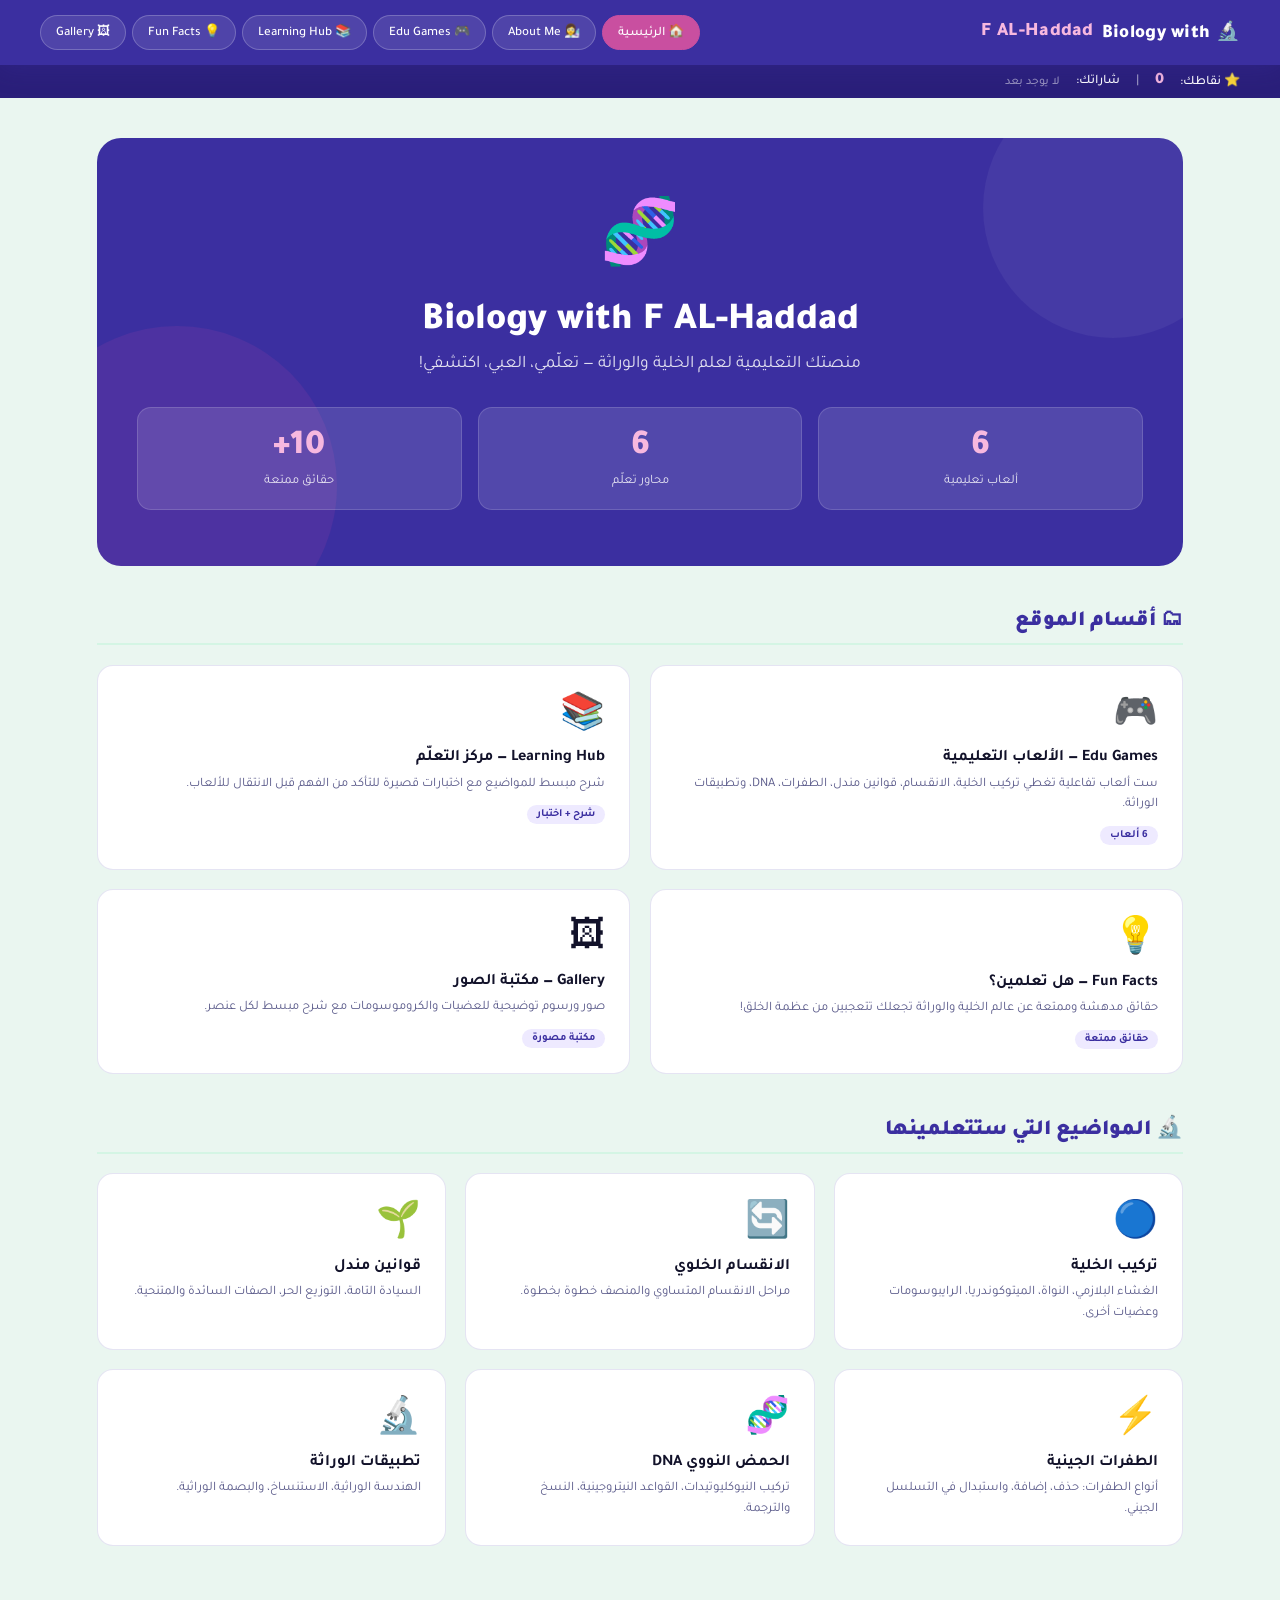
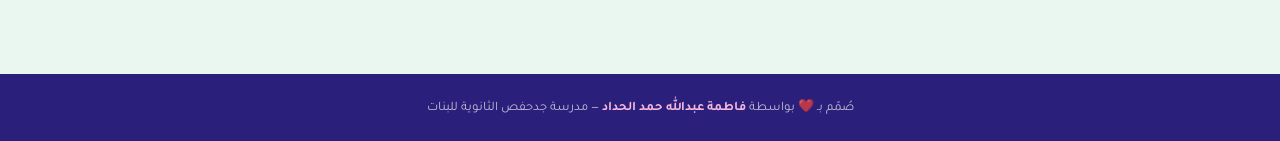
<file: index.html>
<!DOCTYPE html>
<html lang="ar" dir="rtl">
<head>
  <meta charset="UTF-8">
  <meta name="viewport" content="width=device-width, initial-scale=1.0">
  <title>Biology with F AL-Haddad — الرئيسية</title>
  <link rel="stylesheet" href="style.css">
</head>
<body>

<nav>
  <a class="nav-brand" href="index.html">🔬 Biology with <span>F AL-Haddad</span></a>
  <div class="nav-links">
    <a class="nav-btn active" href="index.html">🏠 الرئيسية</a>
    <a class="nav-btn" href="about.html">👩‍🔬 About Me</a>
    <a class="nav-btn" href="games.html">🎮 Edu Games</a>
    <a class="nav-btn" href="hub.html">📚 Learning Hub</a>
    <a class="nav-btn" href="facts.html">💡 Fun Facts</a>
    <a class="nav-btn" href="gallery.html">🖼 Gallery</a>
  </div>
</nav>
<div class="points-bar">
  <span>⭐ نقاطك:</span>
  <span class="points-val" id="total-pts">0</span>
  <span style="opacity:0.6">|</span>
  <span>شاراتك:</span>
  <span id="badge-list" style="display:flex;gap:4px;align-items:center"></span>
</div>

<main class="main">

  <!-- HERO -->
  <div class="hero">
    <div class="hero-icon">🧬</div>
    <h1>Biology with F AL-Haddad</h1>
    <p>منصتك التعليمية لعلم الخلية والوراثة — تعلّمي، العبي، اكتشفي!</p>
    <div class="hero-grid">
      <div class="hero-stat">
        <div class="hero-stat-num">6</div>
        <div class="hero-stat-lbl">ألعاب تعليمية</div>
      </div>
      <div class="hero-stat">
        <div class="hero-stat-num">6</div>
        <div class="hero-stat-lbl">محاور تعلّم</div>
      </div>
      <div class="hero-stat">
        <div class="hero-stat-num">10+</div>
        <div class="hero-stat-lbl">حقائق ممتعة</div>
      </div>
    </div>
  </div>

  <!-- SECTIONS -->
  <div class="section-title">🗂 أقسام الموقع</div>
  <div class="grid-2">
    <a class="card" href="games.html">
      <div class="card-icon">🎮</div>
      <div class="card-title">Edu Games — الألعاب التعليمية</div>
      <div class="card-desc">ست ألعاب تفاعلية تغطي تركيب الخلية، الانقسام، قوانين مندل، الطفرات، DNA، وتطبيقات الوراثة.</div>
      <span class="card-badge">6 ألعاب</span>
    </a>
    <a class="card" href="hub.html">
      <div class="card-icon">📚</div>
      <div class="card-title">Learning Hub — مركز التعلّم</div>
      <div class="card-desc">شرح مبسط للمواضيع مع اختبارات قصيرة للتأكد من الفهم قبل الانتقال للألعاب.</div>
      <span class="card-badge">شرح + اختبار</span>
    </a>
    <a class="card" href="facts.html">
      <div class="card-icon">💡</div>
      <div class="card-title">Fun Facts — هل تعلمين؟</div>
      <div class="card-desc">حقائق مدهشة وممتعة عن عالم الخلية والوراثة تجعلك تتعجبين من عظمة الخلق!</div>
      <span class="card-badge">حقائق ممتعة</span>
    </a>
    <a class="card" href="gallery.html">
      <div class="card-icon">🖼</div>
      <div class="card-title">Gallery — مكتبة الصور</div>
      <div class="card-desc">صور ورسوم توضيحية للعضيات والكروموسومات مع شرح مبسط لكل عنصر.</div>
      <span class="card-badge">مكتبة مصورة</span>
    </a>
  </div>

  <!-- TOPICS OVERVIEW -->
  <div class="section-title">🔬 المواضيع التي ستتعلمينها</div>
  <div class="grid-3">
    <div class="card">
      <div class="card-icon">🔵</div>
      <div class="card-title">تركيب الخلية</div>
      <div class="card-desc">الغشاء البلازمي، النواة، الميتوكوندريا، الرايبوسومات وعضيات أخرى.</div>
    </div>
    <div class="card">
      <div class="card-icon">🔄</div>
      <div class="card-title">الانقسام الخلوي</div>
      <div class="card-desc">مراحل الانقسام المتساوي والمنصف خطوة بخطوة.</div>
    </div>
    <div class="card">
      <div class="card-icon">🌱</div>
      <div class="card-title">قوانين مندل</div>
      <div class="card-desc">السيادة التامة، التوزيع الحر، الصفات السائدة والمتنحية.</div>
    </div>
    <div class="card">
      <div class="card-icon">⚡</div>
      <div class="card-title">الطفرات الجينية</div>
      <div class="card-desc">أنواع الطفرات: حذف، إضافة، واستبدال في التسلسل الجيني.</div>
    </div>
    <div class="card">
      <div class="card-icon">🧬</div>
      <div class="card-title">الحمض النووي DNA</div>
      <div class="card-desc">تركيب النيوكليوتيدات، القواعد النيتروجينية، النسخ والترجمة.</div>
    </div>
    <div class="card">
      <div class="card-icon">🔬</div>
      <div class="card-title">تطبيقات الوراثة</div>
      <div class="card-desc">الهندسة الوراثية، الاستنساخ، والبصمة الوراثية.</div>
    </div>
  </div>

</main>

<footer>
  صُمّم بـ ❤️ بواسطة <strong>فاطمة عبدالله حمد الحداد</strong> — مدرسة جدحفص الثانوية للبنات
</footer>

<script src="games.js"></script>
</body>
</html>
</file>
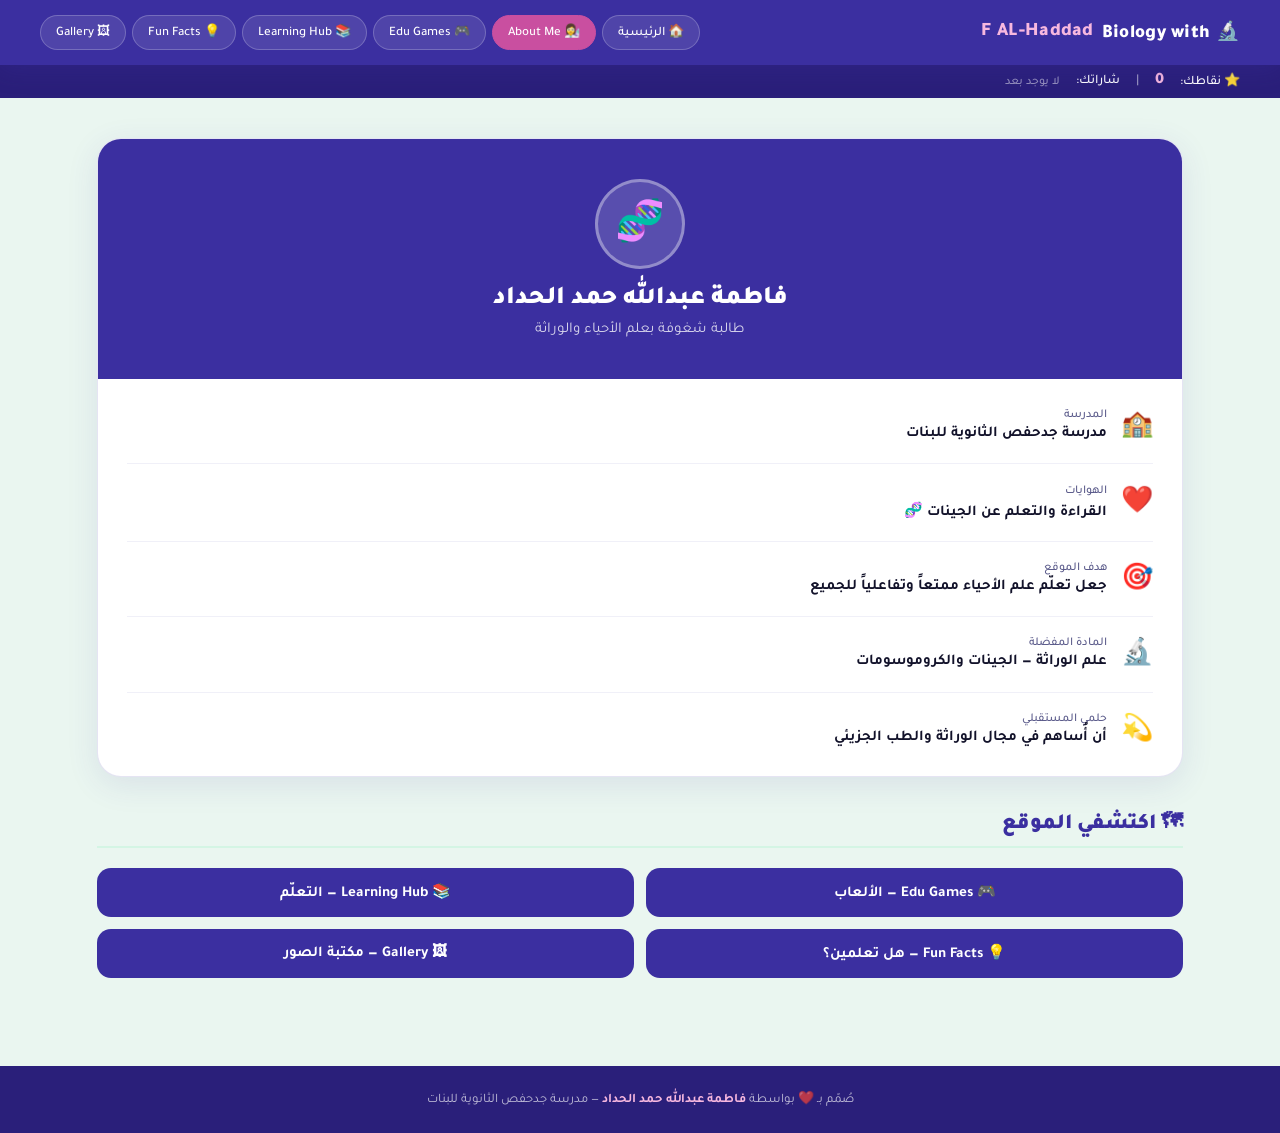
<file: about.html>
<!DOCTYPE html>
<html lang="ar" dir="rtl">
<head>
  <meta charset="UTF-8">
  <meta name="viewport" content="width=device-width, initial-scale=1.0">
  <title>Biology with F AL-Haddad — About Me</title>
  <link rel="stylesheet" href="style.css">
</head>
<body>

<nav>
  <a class="nav-brand" href="index.html">🔬 Biology with <span>F AL-Haddad</span></a>
  <div class="nav-links">
    <a class="nav-btn" href="index.html">🏠 الرئيسية</a>
    <a class="nav-btn active" href="about.html">👩‍🔬 About Me</a>
    <a class="nav-btn" href="games.html">🎮 Edu Games</a>
    <a class="nav-btn" href="hub.html">📚 Learning Hub</a>
    <a class="nav-btn" href="facts.html">💡 Fun Facts</a>
    <a class="nav-btn" href="gallery.html">🖼 Gallery</a>
  </div>
</nav>
<div class="points-bar">
  <span>⭐ نقاطك:</span>
  <span class="points-val" id="total-pts">0</span>
  <span style="opacity:0.6">|</span>
  <span>شاراتك:</span>
  <span id="badge-list" style="display:flex;gap:4px;align-items:center"></span>
</div>

<main class="main">

  <div class="about-card">
    <div class="about-header">
      <div class="about-avatar">🧬</div>
      <h2>فاطمة عبدالله حمد الحداد</h2>
      <p>طالبة شغوفة بعلم الأحياء والوراثة</p>
    </div>
    <div class="about-body">
      <div class="about-row">
        <div class="about-row-icon">🏫</div>
        <div>
          <div class="about-row-label">المدرسة</div>
          <div class="about-row-val">مدرسة جدحفص الثانوية للبنات</div>
        </div>
      </div>
      <div class="about-row">
        <div class="about-row-icon">❤️</div>
        <div>
          <div class="about-row-label">الهوايات</div>
          <div class="about-row-val">القراءة والتعلم عن الجينات 🧬</div>
        </div>
      </div>
      <div class="about-row">
        <div class="about-row-icon">🎯</div>
        <div>
          <div class="about-row-label">هدف الموقع</div>
          <div class="about-row-val">جعل تعلّم علم الأحياء ممتعاً وتفاعلياً للجميع</div>
        </div>
      </div>
      <div class="about-row">
        <div class="about-row-icon">🔬</div>
        <div>
          <div class="about-row-label">المادة المفضلة</div>
          <div class="about-row-val">علم الوراثة — الجينات والكروموسومات</div>
        </div>
      </div>
      <div class="about-row">
        <div class="about-row-icon">💫</div>
        <div>
          <div class="about-row-label">حلمي المستقبلي</div>
          <div class="about-row-val">أن أُساهم في مجال الوراثة والطب الجزيئي</div>
        </div>
      </div>
    </div>
  </div>

  <div class="section-title">🗺 اكتشفي الموقع</div>
  <div class="nav-links-grid">
    <a class="nav-link-btn" href="games.html">🎮 Edu Games — الألعاب</a>
    <a class="nav-link-btn" href="hub.html">📚 Learning Hub — التعلّم</a>
    <a class="nav-link-btn" href="facts.html">💡 Fun Facts — هل تعلمين؟</a>
    <a class="nav-link-btn" href="gallery.html">🖼 Gallery — مكتبة الصور</a>
  </div>

</main>

<footer>
  صُمّم بـ ❤️ بواسطة <strong>فاطمة عبدالله حمد الحداد</strong> — مدرسة جدحفص الثانوية للبنات
</footer>

<script src="games.js"></script>
</body>
</html>
</file>
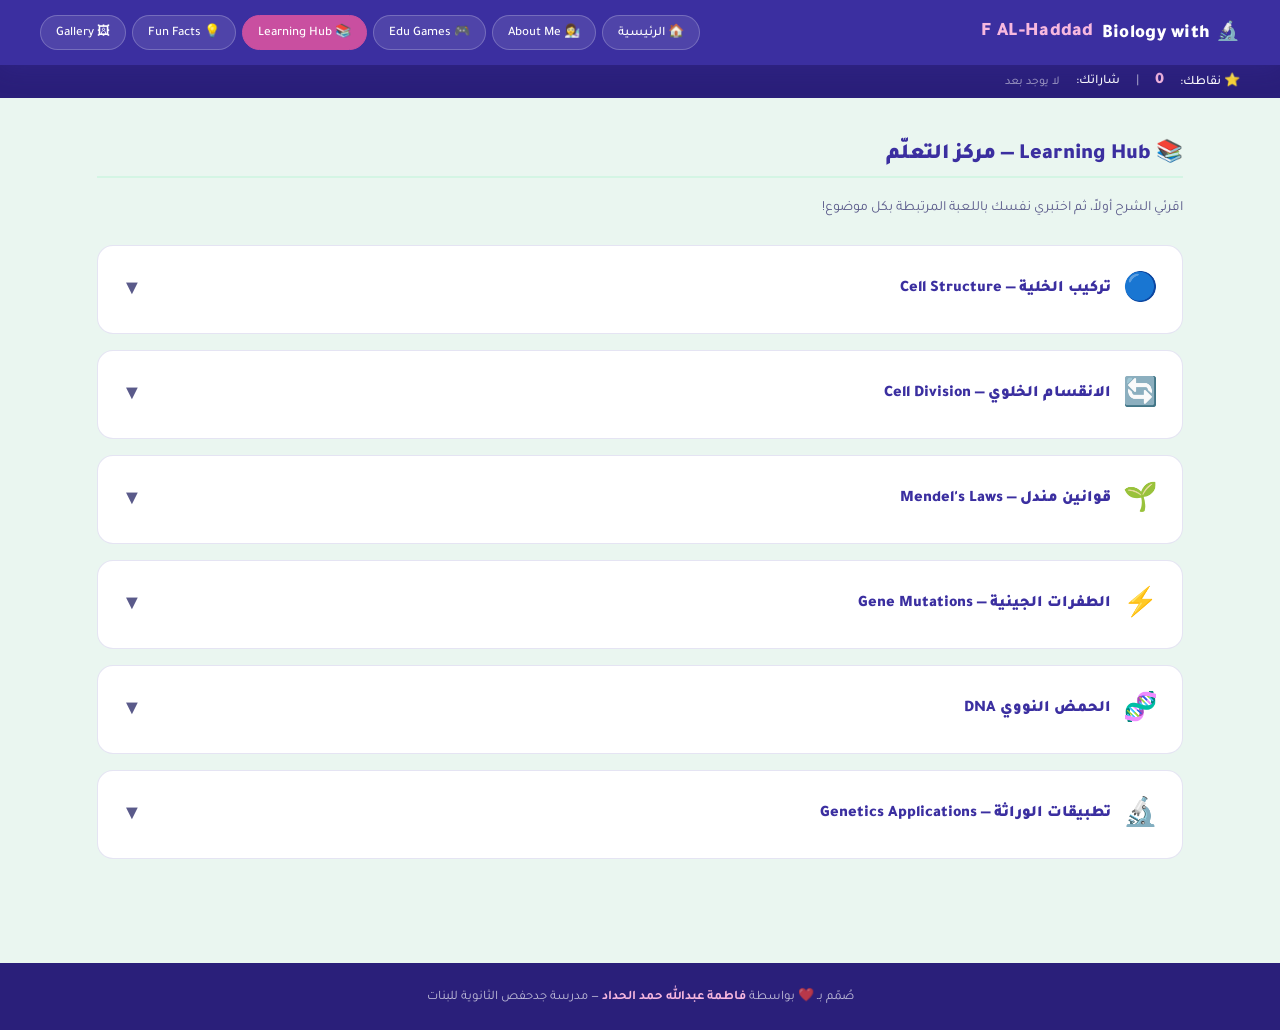
<file: hub.html>
<!DOCTYPE html>
<html lang="ar" dir="rtl">
<head>
  <meta charset="UTF-8">
  <meta name="viewport" content="width=device-width, initial-scale=1.0">
  <title>Biology with F AL-Haddad — Learning Hub</title>
  <link rel="stylesheet" href="style.css">
</head>
<body>

<nav>
  <a class="nav-brand" href="index.html">🔬 Biology with <span>F AL-Haddad</span></a>
  <div class="nav-links">
    <a class="nav-btn" href="index.html">🏠 الرئيسية</a>
    <a class="nav-btn" href="about.html">👩‍🔬 About Me</a>
    <a class="nav-btn" href="games.html">🎮 Edu Games</a>
    <a class="nav-btn active" href="hub.html">📚 Learning Hub</a>
    <a class="nav-btn" href="facts.html">💡 Fun Facts</a>
    <a class="nav-btn" href="gallery.html">🖼 Gallery</a>
  </div>
</nav>
<div class="points-bar">
  <span>⭐ نقاطك:</span>
  <span class="points-val" id="total-pts">0</span>
  <span style="opacity:0.6">|</span>
  <span>شاراتك:</span>
  <span id="badge-list" style="display:flex;gap:4px;align-items:center"></span>
</div>

<main class="main">

  <div class="section-title">📚 Learning Hub — مركز التعلّم</div>
  <p style="font-size:14px;color:var(--muted);margin-bottom:1.5rem;line-height:1.7;">
    اقرئي الشرح أولاً، ثم اختبري نفسك باللعبة المرتبطة بكل موضوع!
  </p>

  <div class="topic-card">
    <div class="topic-header" onclick="toggleTopic(0)">
      <span class="topic-icon">🔵</span>
      <div class="topic-title">تركيب الخلية — Cell Structure</div>
      <span class="topic-toggle" id="tog-0">▼</span>
    </div>
    <div class="topic-body" id="tb-0">
      <p class="topic-text">
        الخلية هي الوحدة الأساسية للحياة. تحتوي على عضيات متخصصة لكل منها وظيفة محددة.
        الغشاء البلازمي يتحكم في دخول وخروج المواد من خلال نفاذيته الانتقائية.
        النواة تحتوي على الحمض النووي DNA وتُعدّ مركز التحكم في الخلية.
        الميتوكوندريا تُنتج الطاقة على شكل ATP عبر عملية التنفس الخلوي.
        الرايبوسومات تُصنّع البروتينات اللازمة لوظائف الخلية.
      </p>
      <ul class="topic-points">
        <li>الغشاء البلازمي: نفاذية انتقائية تتحكم في حركة المواد</li>
        <li>النواة: مركز التحكم، تحتوي على DNA</li>
        <li>الميتوكوندريا: مصنع الطاقة (ATP)</li>
        <li>الرايبوسومات: تصنيع البروتينات</li>
        <li>جهاز غولجي: تعديل وتغليف وشحن البروتينات</li>
        <li>الشبكة الإندوبلازمية: نقل المواد داخل الخلية</li>
      </ul>
      <a class="quiz-mini-btn" href="games.html">🎮 اختبري نفسك — لعبة تركيب الخلية</a>
    </div>
  </div>

  <div class="topic-card">
    <div class="topic-header" onclick="toggleTopic(1)">
      <span class="topic-icon">🔄</span>
      <div class="topic-title">الانقسام الخلوي — Cell Division</div>
      <span class="topic-toggle" id="tog-1">▼</span>
    </div>
    <div class="topic-body" id="tb-1">
      <p class="topic-text">
        الانقسام الخلوي نوعان: المتساوي (Mitosis) والمنصف (Meiosis).
        الانقسام المتساوي يُنتج خليتين ابنتين متطابقتين للنمو وتجديد الخلايا، ويمر بأربع مراحل.
        الانقسام المنصف يُنتج 4 خلايا تناسلية (أمشاج) تحتوي على نصف عدد الكروموسومات.
      </p>
      <ul class="topic-points">
        <li>Prophase (التمهيدي): ظهور الكروموسومات بوضوح</li>
        <li>Metaphase (الاستوائي): تراص الكروموسومات في المنتصف</li>
        <li>Anaphase (الانفصالي): انفصال الكروماتيدات الشقيقة</li>
        <li>Telophase (النهائي): تكوين خليتين جديدتين</li>
        <li>الانقسام المنصف: ينتج 4 خلايا بنصف العدد الكروموسومي</li>
      </ul>
      <a class="quiz-mini-btn" href="games.html">🎮 اختبري نفسك — لعبة الانقسام الخلوي</a>
    </div>
  </div>

  <div class="topic-card">
    <div class="topic-header" onclick="toggleTopic(2)">
      <span class="topic-icon">🌱</span>
      <div class="topic-title">قوانين مندل — Mendel's Laws</div>
      <span class="topic-toggle" id="tog-2">▼</span>
    </div>
    <div class="topic-body" id="tb-2">
      <p class="topic-text">
        وضع غريغور مندل ثلاثة قوانين أساسية للوراثة من خلال تجاربه على نباتات البازلاء.
        قانون السيادة: الصفة السائدة تُخفي الصفة المتنحية في الجيل الأول.
        قانون الانعزال: كل فرد يحمل أليلين لكل صفة، وينفصلان عند تكوين الأمشاج.
        قانون التوزيع الحر: توزيع الأليلات لصفة مستقل عن توزيع أليلات صفة أخرى.
      </p>
      <ul class="topic-points">
        <li>السيادة التامة: الصفة السائدة تُخفي المتنحية في الجيل F1</li>
        <li>AA = سائد خالص | Aa = سائد هجين | aa = متنحٍ خالص</li>
        <li>نسبة 3:1 في الجيل F2 لتزاوج Aa × Aa</li>
        <li>الانعزال: انفصال الأليلين عند تكوين الأمشاج</li>
        <li>التوزيع الحر: استقلالية الصفات في الانتقال</li>
      </ul>
      <a class="quiz-mini-btn" href="games.html">🎮 اختبري نفسك — لعبة قوانين مندل</a>
    </div>
  </div>

  <div class="topic-card">
    <div class="topic-header" onclick="toggleTopic(3)">
      <span class="topic-icon">⚡</span>
      <div class="topic-title">الطفرات الجينية — Gene Mutations</div>
      <span class="topic-toggle" id="tog-3">▼</span>
    </div>
    <div class="topic-body" id="tb-3">
      <p class="topic-text">
        الطفرات تغييرات في تسلسل الـ DNA. قد تكون ضارة أو نافعة أو محايدة.
        تحدث بشكل عفوي أو نتيجة عوامل خارجية كالأشعة فوق البنفسجية والمواد الكيميائية.
        أنواعها الرئيسية: الحذف (إزالة قاعدة)، الإضافة (إدخال قاعدة)، الاستبدال (تغيير قاعدة بأخرى).
      </p>
      <ul class="topic-points">
        <li>الحذف (Deletion): إزالة قاعدة — يُسبب إزاحة الإطار</li>
        <li>الإضافة (Insertion): إدخال قاعدة — يُسبب إزاحة الإطار</li>
        <li>الاستبدال (Substitution): تغيير قاعدة بأخرى</li>
        <li>الطفرة الصامتة: لا تُغير البروتين الناتج</li>
        <li>فقر الدم المنجلي: مثال على طفرة استبدال</li>
      </ul>
      <a class="quiz-mini-btn" href="games.html">🎮 اختبري نفسك — لعبة الطفرات الجينية</a>
    </div>
  </div>

  <div class="topic-card">
    <div class="topic-header" onclick="toggleTopic(4)">
      <span class="topic-icon">🧬</span>
      <div class="topic-title">الحمض النووي DNA</div>
      <span class="topic-toggle" id="tog-4">▼</span>
    </div>
    <div class="topic-body" id="tb-4">
      <p class="topic-text">
        DNA هو جزيء الحياة، يحمل التعليمات الوراثية لجميع الكائنات الحية.
        يتكوّن من خيطين ملتويين على شكل حلزون مزدوج (Double Helix).
        كل نيوكليوتيد يتكوّن من: قاعدة نيتروجينية + سكر ديوكسيريبوز + مجموعة فوسفات.
        النسخ يحدث في النواة (DNA → mRNA)، والترجمة في الرايبوسومات (mRNA → بروتين).
      </p>
      <ul class="topic-points">
        <li>القواعد النيتروجينية: A-T وG-C (تكاملية)</li>
        <li>النسخ (Transcription): DNA → mRNA في النواة</li>
        <li>الترجمة (Translation): mRNA → بروتين في الرايبوسوم</li>
        <li>الهيلكيز: إنزيم يفك خيوط DNA</li>
        <li>RNA البوليميراز: يصنع mRNA أثناء النسخ</li>
      </ul>
      <a class="quiz-mini-btn" href="games.html">🎮 اختبري نفسك — لعبة الـ DNA</a>
    </div>
  </div>

  <div class="topic-card">
    <div class="topic-header" onclick="toggleTopic(5)">
      <span class="topic-icon">🔬</span>
      <div class="topic-title">تطبيقات الوراثة — Genetics Applications</div>
      <span class="topic-toggle" id="tog-5">▼</span>
    </div>
    <div class="topic-body" id="tb-5">
      <p class="topic-text">
        تطبيقات الوراثة ثورة علمية تُغيّر العالم. الهندسة الوراثية تُتيح تعديل جينات الكائنات
        لأغراض طبية وزراعية وبيئية. تقنية CRISPR أحدثت ثورة في دقة تعديل الجينات.
        البصمة الوراثية تُستخدم في الطب الشرعي وتحديد الهوية. الاستنساخ ينتج نسخاً متطابقة وراثياً.
      </p>
      <ul class="topic-points">
        <li>الهندسة الوراثية: تعديل جينات الكائنات لأغراض مفيدة</li>
        <li>CRISPR-Cas9: تقنية تحرير الجينات بدقة عالية</li>
        <li>البصمة الوراثية: تحديد الهوية وعلاقات القرابة</li>
        <li>الاستنساخ: إنتاج نسخ وراثية متطابقة</li>
        <li>الكائنات المحوّرة وراثياً (GMO): تطبيقات زراعية وطبية</li>
      </ul>
      <a class="quiz-mini-btn" href="games.html">🎮 اختبري نفسك — لعبة تطبيقات الوراثة</a>
    </div>
  </div>

</main>

<footer>
  صُمّم بـ ❤️ بواسطة <strong>فاطمة عبدالله حمد الحداد</strong> — مدرسة جدحفص الثانوية للبنات
</footer>

<script src="games.js"></script>
<script>
function toggleTopic(i) {
  const body = document.getElementById('tb-' + i);
  const tog = document.getElementById('tog-' + i);
  const isOpen = body.classList.toggle('open');
  tog.classList.toggle('open', isOpen);
  tog.textContent = isOpen ? '▲' : '▼';
}
</script>
</body>
</html>
</file>
<file: style.css>
@import url('https://fonts.googleapis.com/css2?family=Tajawal:wght@400;500;700;900&family=Space+Mono:wght@400;700&display=swap');

:root {
  --bg: #eaf6f0;
  --primary: #3b2fa0;
  --primary-dark: #2a1f7a;
  --accent: #c94fa0;
  --green: #1da868;
  --light-green: #d4f5e4;
  --card-bg: #ffffff;
  --text: #12122a;
  --muted: #5a5a8a;
  --border: rgba(59,47,160,0.13);
  --radius: 16px;
  --radius-lg: 24px;
  --shadow: 0 8px 32px rgba(59,47,160,0.10);
  --shadow-hover: 0 16px 48px rgba(59,47,160,0.18);
}

* { margin: 0; padding: 0; box-sizing: border-box; }

body {
  font-family: 'Tajawal', sans-serif;
  direction: rtl;
  background: var(--bg);
  color: var(--text);
  min-height: 100vh;
}

/* NAV */
nav {
  background: var(--primary);
  padding: 0 2.5rem;
  display: flex;
  align-items: center;
  justify-content: space-between;
  height: 65px;
  position: sticky;
  top: 0;
  z-index: 100;
  box-shadow: 0 4px 24px rgba(59,47,160,0.3);
}

.nav-brand {
  color: #fff;
  font-size: 19px;
  font-weight: 900;
  letter-spacing: 0.3px;
  display: flex;
  align-items: center;
  gap: 8px;
  text-decoration: none;
}
.nav-brand span { color: #f7b8df; }

.nav-links {
  display: flex;
  gap: 6px;
  flex-wrap: wrap;
}

.nav-btn {
  background: rgba(255,255,255,0.10);
  border: 1px solid rgba(255,255,255,0.22);
  color: #fff;
  padding: 7px 15px;
  border-radius: 22px;
  cursor: pointer;
  font-size: 13px;
  font-family: 'Tajawal', sans-serif;
  font-weight: 500;
  text-decoration: none;
  transition: all 0.2s;
  display: inline-flex;
  align-items: center;
  gap: 5px;
}
.nav-btn:hover { background: var(--accent); border-color: var(--accent); }
.nav-btn.active { background: var(--accent); border-color: var(--accent); }

/* POINTS BAR */
.points-bar {
  background: var(--primary-dark);
  color: #fff;
  padding: 7px 2.5rem;
  display: flex;
  align-items: center;
  gap: 16px;
  font-size: 13px;
  font-weight: 500;
}
.points-val { font-size: 16px; font-weight: 900; color: #f7b8df; }

/* MAIN WRAPPER */
.main { max-width: 1150px; margin: 0 auto; padding: 2.5rem 2rem; }

/* HERO */
.hero {
  background: var(--primary);
  border-radius: var(--radius-lg);
  padding: 3.5rem 2.5rem;
  text-align: center;
  color: #fff;
  margin-bottom: 2.5rem;
  position: relative;
  overflow: hidden;
}
.hero::before {
  content: '';
  position: absolute;
  top: -60px; right: -60px;
  width: 260px; height: 260px;
  border-radius: 50%;
  background: rgba(255,255,255,0.05);
}
.hero::after {
  content: '';
  position: absolute;
  bottom: -80px; left: -80px;
  width: 320px; height: 320px;
  border-radius: 50%;
  background: rgba(201,79,160,0.12);
}
.hero-icon { font-size: 64px; margin-bottom: 1rem; position: relative; z-index: 1; }
.hero h1 { font-size: 2.4rem; font-weight: 900; margin-bottom: 0.5rem; position: relative; z-index: 1; }
.hero p { font-size: 1.1rem; opacity: 0.85; margin-bottom: 2rem; position: relative; z-index: 1; }

.hero-grid {
  display: grid;
  grid-template-columns: repeat(3, 1fr);
  gap: 1rem;
  position: relative;
  z-index: 1;
}
.hero-stat {
  background: rgba(255,255,255,0.12);
  border-radius: 14px;
  padding: 1.2rem;
  border: 1px solid rgba(255,255,255,0.15);
}
.hero-stat-num { font-size: 2.2rem; font-weight: 900; color: #f7b8df; }
.hero-stat-lbl { font-size: 13px; opacity: 0.85; margin-top: 4px; }

/* SECTION TITLE */
.section-title {
  font-size: 1.35rem;
  color: var(--primary);
  font-weight: 900;
  margin-bottom: 1.2rem;
  display: flex;
  align-items: center;
  gap: 10px;
  padding-bottom: 8px;
  border-bottom: 2px solid var(--light-green);
}

/* GRIDS */
.grid-2 { display: grid; grid-template-columns: repeat(2, 1fr); gap: 1.2rem; margin-bottom: 2.5rem; }
.grid-3 { display: grid; grid-template-columns: repeat(3, 1fr); gap: 1.2rem; margin-bottom: 2.5rem; }

/* CARD */
.card {
  background: var(--card-bg);
  border-radius: var(--radius);
  border: 1px solid var(--border);
  padding: 1.5rem;
  cursor: pointer;
  transition: all 0.22s;
  text-decoration: none;
  color: inherit;
  display: block;
}
.card:hover {
  transform: translateY(-4px);
  box-shadow: var(--shadow-hover);
  border-color: rgba(59,47,160,0.25);
}
.card-icon { font-size: 36px; margin-bottom: 0.6rem; }
.card-title { font-size: 16px; font-weight: 700; color: var(--text); margin-bottom: 0.4rem; }
.card-desc { font-size: 13px; color: var(--muted); line-height: 1.6; }
.card-badge {
  display: inline-block;
  background: #eeeaff;
  color: var(--primary);
  font-size: 11px;
  font-weight: 700;
  padding: 3px 10px;
  border-radius: 12px;
  margin-top: 10px;
}

/* GAME CARD */
.game-card {
  background: var(--card-bg);
  border-radius: var(--radius);
  border: 1px solid var(--border);
  padding: 1.5rem;
  display: flex;
  flex-direction: column;
  transition: all 0.22s;
}
.game-card:hover {
  transform: translateY(-4px);
  box-shadow: var(--shadow-hover);
}
.game-header { display: flex; align-items: center; gap: 14px; margin-bottom: 0.8rem; }
.game-icon { font-size: 40px; }
.game-title { font-size: 16px; font-weight: 900; color: var(--text); }
.game-sub { font-size: 12px; color: var(--muted); font-family: 'Space Mono', monospace; }
.game-topics { font-size: 13px; color: var(--muted); line-height: 1.7; margin-bottom: 1rem; flex: 1; }
.play-btn {
  background: var(--primary);
  color: #fff;
  border: none;
  padding: 10px 0;
  border-radius: 10px;
  cursor: pointer;
  font-family: 'Tajawal', sans-serif;
  font-size: 14px;
  font-weight: 700;
  width: 100%;
  transition: all 0.2s;
  letter-spacing: 0.3px;
}
.play-btn:hover { background: var(--accent); }

/* QUIZ MODAL */
.quiz-overlay {
  position: fixed;
  inset: 0;
  background: rgba(18,18,42,0.75);
  z-index: 200;
  display: none;
  align-items: center;
  justify-content: center;
  padding: 1rem;
}
.quiz-overlay.open { display: flex; }
.quiz-box {
  background: #fff;
  border-radius: 22px;
  padding: 2rem;
  max-width: 580px;
  width: 100%;
  position: relative;
  direction: rtl;
  max-height: 90vh;
  overflow-y: auto;
}
.quiz-close {
  position: absolute;
  top: 14px;
  left: 18px;
  background: #f0f0f0;
  border: none;
  font-size: 16px;
  cursor: pointer;
  color: var(--muted);
  width: 32px;
  height: 32px;
  border-radius: 50%;
  display: flex;
  align-items: center;
  justify-content: center;
}
.quiz-title { font-size: 19px; font-weight: 900; color: var(--primary); margin-bottom: 4px; }
.quiz-progress { font-size: 13px; color: var(--muted); margin-bottom: 1rem; }
.progress-bar { height: 7px; background: #eeeaff; border-radius: 4px; margin-bottom: 1.5rem; }
.progress-fill { height: 100%; background: var(--primary); border-radius: 4px; transition: width 0.3s; }
.quiz-q { font-size: 16px; color: var(--text); font-weight: 700; margin-bottom: 1.2rem; line-height: 1.6; }
.quiz-opts { display: flex; flex-direction: column; gap: 9px; }
.opt-btn {
  background: #f5f3ff;
  border: 1.5px solid #e0d9f5;
  border-radius: 11px;
  padding: 11px 16px;
  text-align: right;
  cursor: pointer;
  font-family: 'Tajawal', sans-serif;
  font-size: 14px;
  font-weight: 500;
  color: var(--text);
  transition: all 0.15s;
}
.opt-btn:hover:not(:disabled) { background: #ece6ff; border-color: var(--primary); }
.opt-btn.correct { background: #e0f7ed; border-color: #1da868; color: #0c5c35; }
.opt-btn.wrong { background: #fde8e8; border-color: #e24b4a; color: #7a1f1f; }
.quiz-feedback { margin-top: 1rem; font-size: 14px; font-weight: 700; text-align: center; min-height: 22px; }
.quiz-next-btn {
  margin-top: 1rem;
  width: 100%;
  background: var(--primary);
  color: #fff;
  border: none;
  border-radius: 11px;
  padding: 11px;
  font-family: 'Tajawal', sans-serif;
  font-size: 15px;
  font-weight: 700;
  cursor: pointer;
  display: none;
  transition: background 0.2s;
}
.quiz-next-btn:hover { background: var(--accent); }
.quiz-score-box { text-align: center; padding: 1.5rem 0; }
.quiz-score-big { font-size: 3.5rem; font-weight: 900; color: var(--primary); }
.quiz-badge { font-size: 52px; margin: 0.5rem 0; }
.quiz-score-msg { font-size: 17px; color: var(--text); margin-bottom: 1.2rem; font-weight: 700; }
.stars { display: flex; gap: 6px; justify-content: center; margin: 0.6rem 0; }
.star { font-size: 28px; }
.score-btns { display: flex; gap: 10px; justify-content: center; margin-top: 1.2rem; }
.score-btn {
  padding: 10px 22px;
  border-radius: 11px;
  border: none;
  font-family: 'Tajawal', sans-serif;
  font-size: 14px;
  font-weight: 700;
  cursor: pointer;
  transition: all 0.2s;
}
.score-btn-primary { background: var(--primary); color: #fff; }
.score-btn-primary:hover { background: var(--accent); }
.score-btn-secondary { background: #eee; color: var(--text); }

/* TOPIC CARD */
.topic-card {
  background: var(--card-bg);
  border-radius: var(--radius);
  border: 1px solid var(--border);
  padding: 1.5rem;
  margin-bottom: 1rem;
  transition: box-shadow 0.2s;
}
.topic-header { display: flex; align-items: center; gap: 12px; cursor: pointer; }
.topic-icon { font-size: 28px; }
.topic-title { font-size: 16px; font-weight: 900; color: var(--primary); flex: 1; }
.topic-toggle { color: var(--muted); font-size: 20px; transition: transform 0.2s; }
.topic-toggle.open { transform: rotate(180deg); }
.topic-body { display: none; margin-top: 1.2rem; }
.topic-body.open { display: block; }
.topic-text { font-size: 14px; color: var(--text); line-height: 1.9; margin-bottom: 1rem; }
.topic-points { list-style: none; padding: 0; margin-bottom: 1rem; }
.topic-points li {
  font-size: 14px;
  color: var(--muted);
  padding: 5px 0 5px 0;
  padding-right: 24px;
  position: relative;
  border-bottom: 1px solid #f0f0f8;
}
.topic-points li:last-child { border-bottom: none; }
.topic-points li::before { content: "◈"; color: var(--accent); position: absolute; right: 0; }
.quiz-mini-btn {
  background: var(--green);
  color: #fff;
  border: none;
  padding: 9px 18px;
  border-radius: 9px;
  font-family: 'Tajawal', sans-serif;
  font-size: 13px;
  font-weight: 700;
  cursor: pointer;
  transition: background 0.2s;
  text-decoration: none;
  display: inline-block;
}
.quiz-mini-btn:hover { background: #17895a; }

/* FACT CARD */
.fact-card {
  background: var(--card-bg);
  border-radius: var(--radius);
  border: 1px solid var(--border);
  border-right: 5px solid var(--accent);
  padding: 1.3rem 1.5rem;
  margin-bottom: 1rem;
  display: flex;
  gap: 14px;
  align-items: flex-start;
  transition: box-shadow 0.2s;
}
.fact-card:hover { box-shadow: var(--shadow); }
.fact-icon { font-size: 32px; flex-shrink: 0; }
.fact-label { font-size: 12px; color: var(--accent); font-weight: 900; margin-bottom: 5px; letter-spacing: 0.5px; }
.fact-text { font-size: 15px; color: var(--text); line-height: 1.7; }

/* GALLERY */
.gallery-grid { display: grid; grid-template-columns: repeat(3, 1fr); gap: 1.2rem; }
.gallery-item {
  background: var(--card-bg);
  border-radius: var(--radius);
  border: 1px solid var(--border);
  overflow: hidden;
  transition: all 0.22s;
}
.gallery-item:hover { transform: translateY(-4px); box-shadow: var(--shadow-hover); }
.gallery-img {
  width: 100%;
  aspect-ratio: 1;
  display: flex;
  align-items: center;
  justify-content: center;
  font-size: 64px;
  background: linear-gradient(135deg, #eeeaff 0%, #d4f5e4 100%);
}
.gallery-label { padding: 1rem; }
.gallery-name { font-size: 15px; font-weight: 900; color: var(--primary); margin-bottom: 5px; }
.gallery-desc { font-size: 13px; color: var(--muted); line-height: 1.6; }

/* ABOUT */
.about-card {
  background: var(--card-bg);
  border-radius: var(--radius-lg);
  border: 1px solid var(--border);
  overflow: hidden;
  margin-bottom: 2rem;
  box-shadow: var(--shadow);
}
.about-header {
  background: var(--primary);
  padding: 2.5rem;
  text-align: center;
  color: #fff;
}
.about-avatar {
  width: 90px;
  height: 90px;
  border-radius: 50%;
  background: rgba(255,255,255,0.15);
  margin: 0 auto 1rem;
  display: flex;
  align-items: center;
  justify-content: center;
  font-size: 2.5rem;
  border: 3px solid rgba(255,255,255,0.35);
}
.about-header h2 { font-size: 1.6rem; font-weight: 900; margin-bottom: 0.4rem; }
.about-header p { opacity: 0.8; font-size: 15px; }
.about-body { padding: 1.8rem; }
.about-row {
  display: flex;
  align-items: flex-start;
  gap: 14px;
  margin-bottom: 1.2rem;
  padding-bottom: 1.2rem;
  border-bottom: 1px solid #f0f0f8;
}
.about-row:last-child { border-bottom: none; margin-bottom: 0; padding-bottom: 0; }
.about-row-icon { font-size: 26px; flex-shrink: 0; }
.about-row-label { font-size: 12px; color: var(--muted); margin-bottom: 3px; font-weight: 500; }
.about-row-val { font-size: 15px; color: var(--text); font-weight: 700; }

.nav-links-grid { display: grid; grid-template-columns: repeat(2,1fr); gap: 12px; }
.nav-link-btn {
  background: var(--primary);
  color: #fff;
  border: none;
  padding: 14px 16px;
  border-radius: 14px;
  cursor: pointer;
  font-family: 'Tajawal', sans-serif;
  font-size: 15px;
  font-weight: 700;
  text-align: center;
  transition: all 0.2s;
  display: flex;
  align-items: center;
  gap: 8px;
  justify-content: center;
  text-decoration: none;
}
.nav-link-btn:hover { background: var(--accent); transform: scale(1.02); }

/* FOOTER */
footer {
  background: var(--primary-dark);
  color: rgba(255,255,255,0.7);
  text-align: center;
  padding: 1.5rem;
  font-size: 13px;
  margin-top: 3rem;
}
footer strong { color: #f7b8df; }

@media(max-width:700px){
  .hero h1 { font-size: 1.7rem; }
  .hero-grid, .grid-2, .grid-3, .gallery-grid { grid-template-columns: 1fr; }
  .nav-links { gap: 3px; }
  .nav-btn { padding: 5px 10px; font-size: 12px; }
  .main { padding: 1.5rem 1rem; }
}
</style>
</file>
